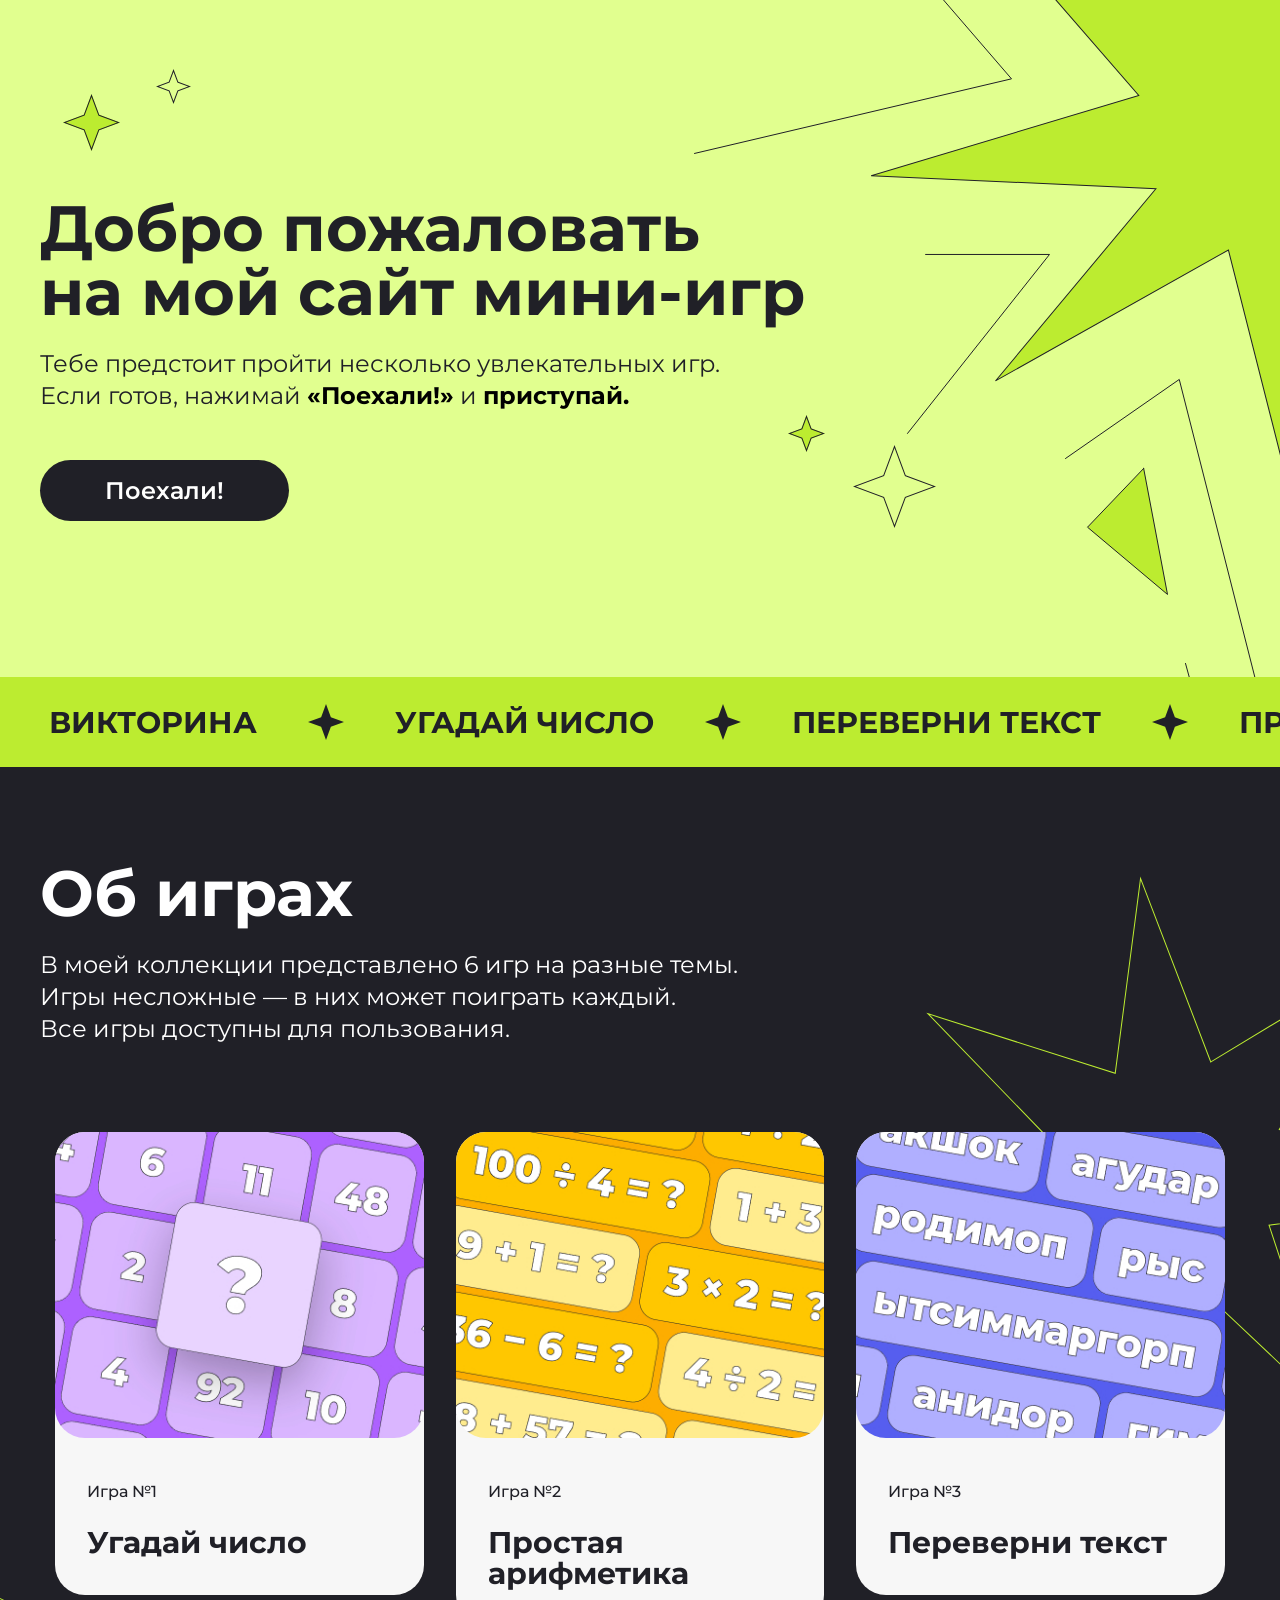
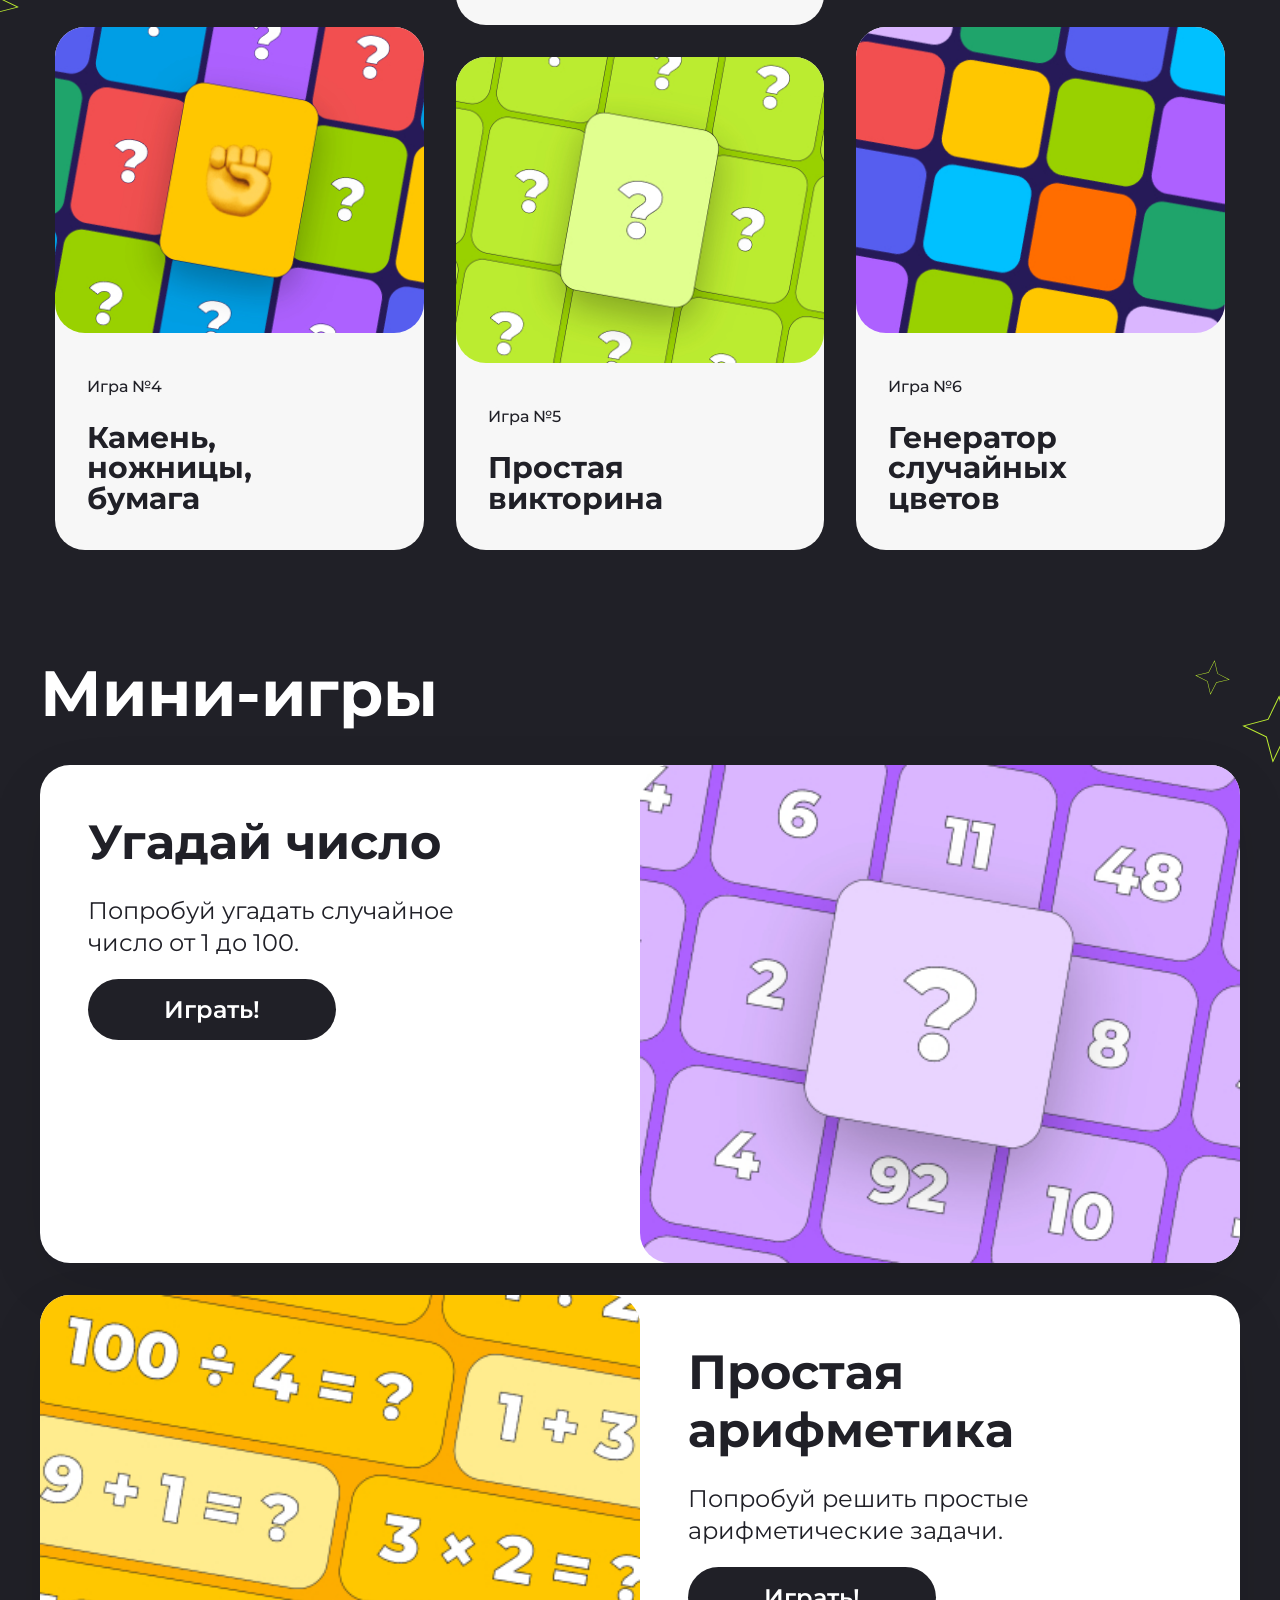
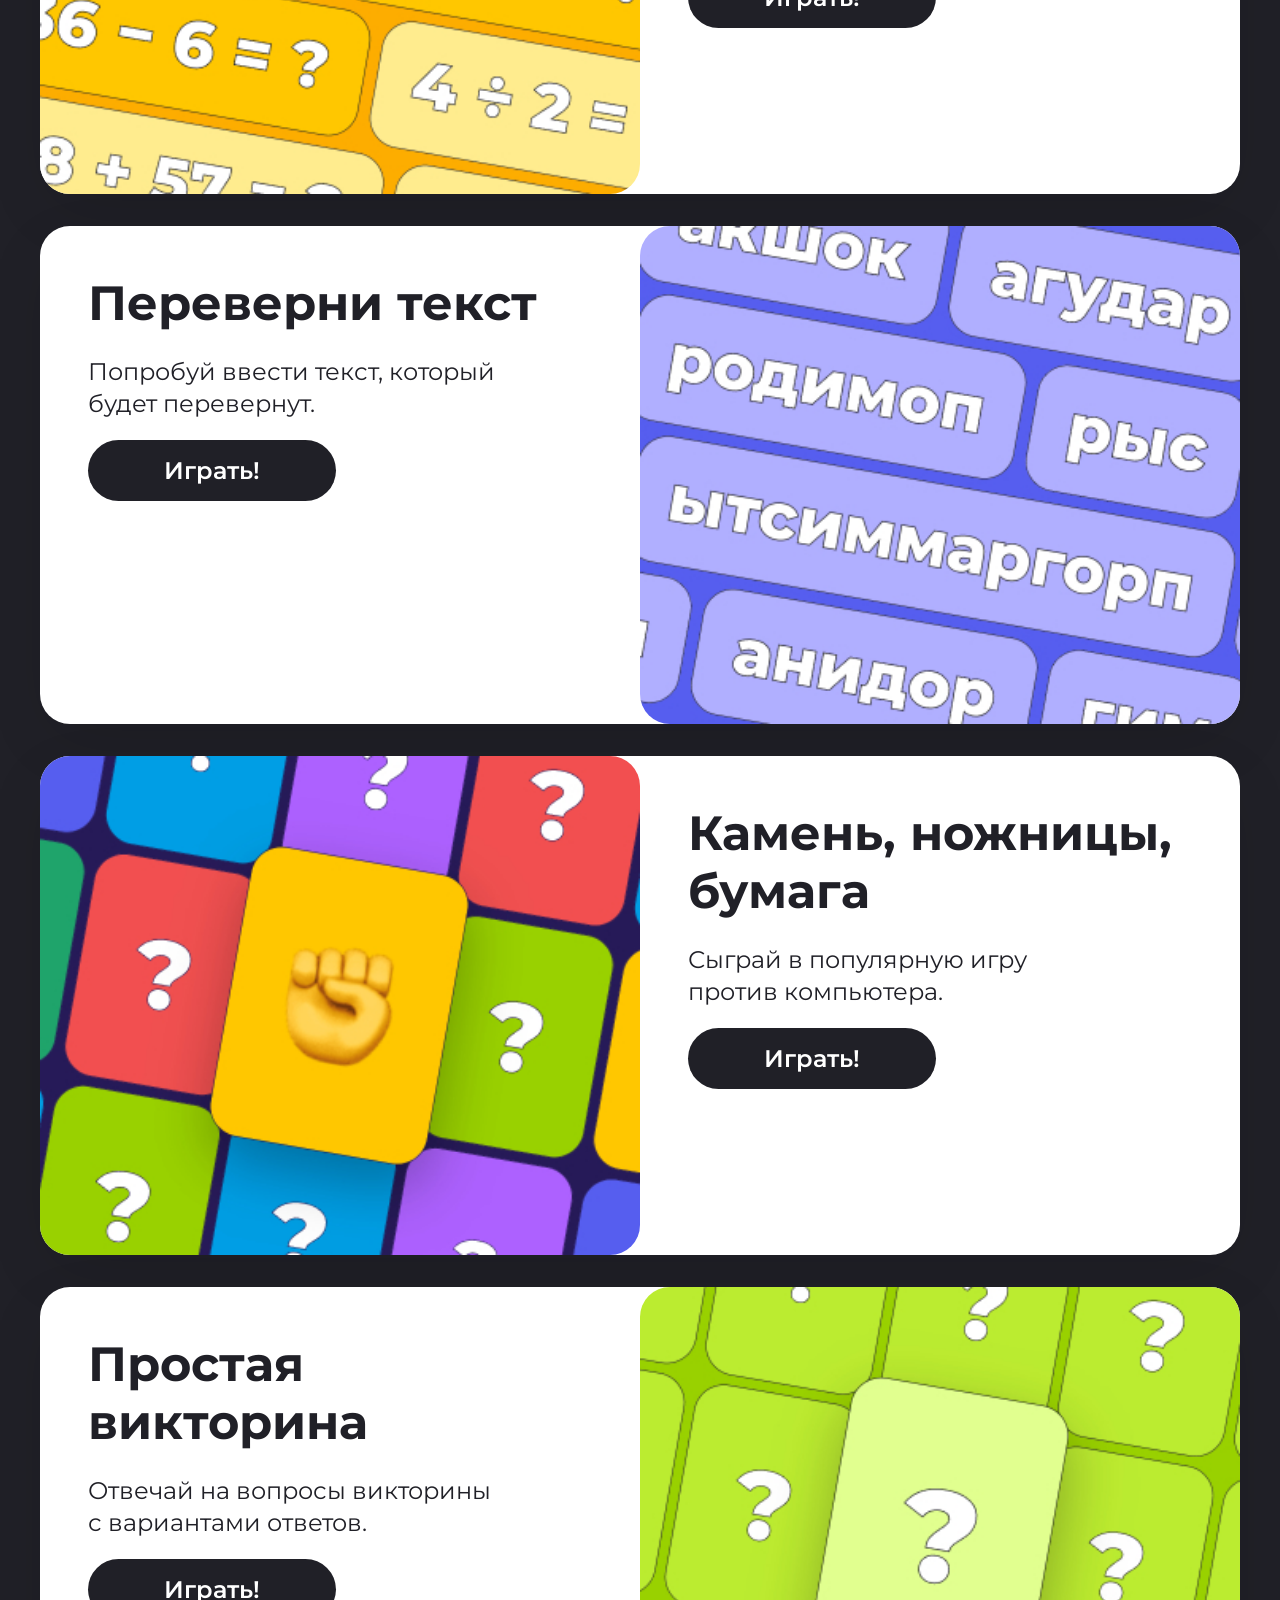
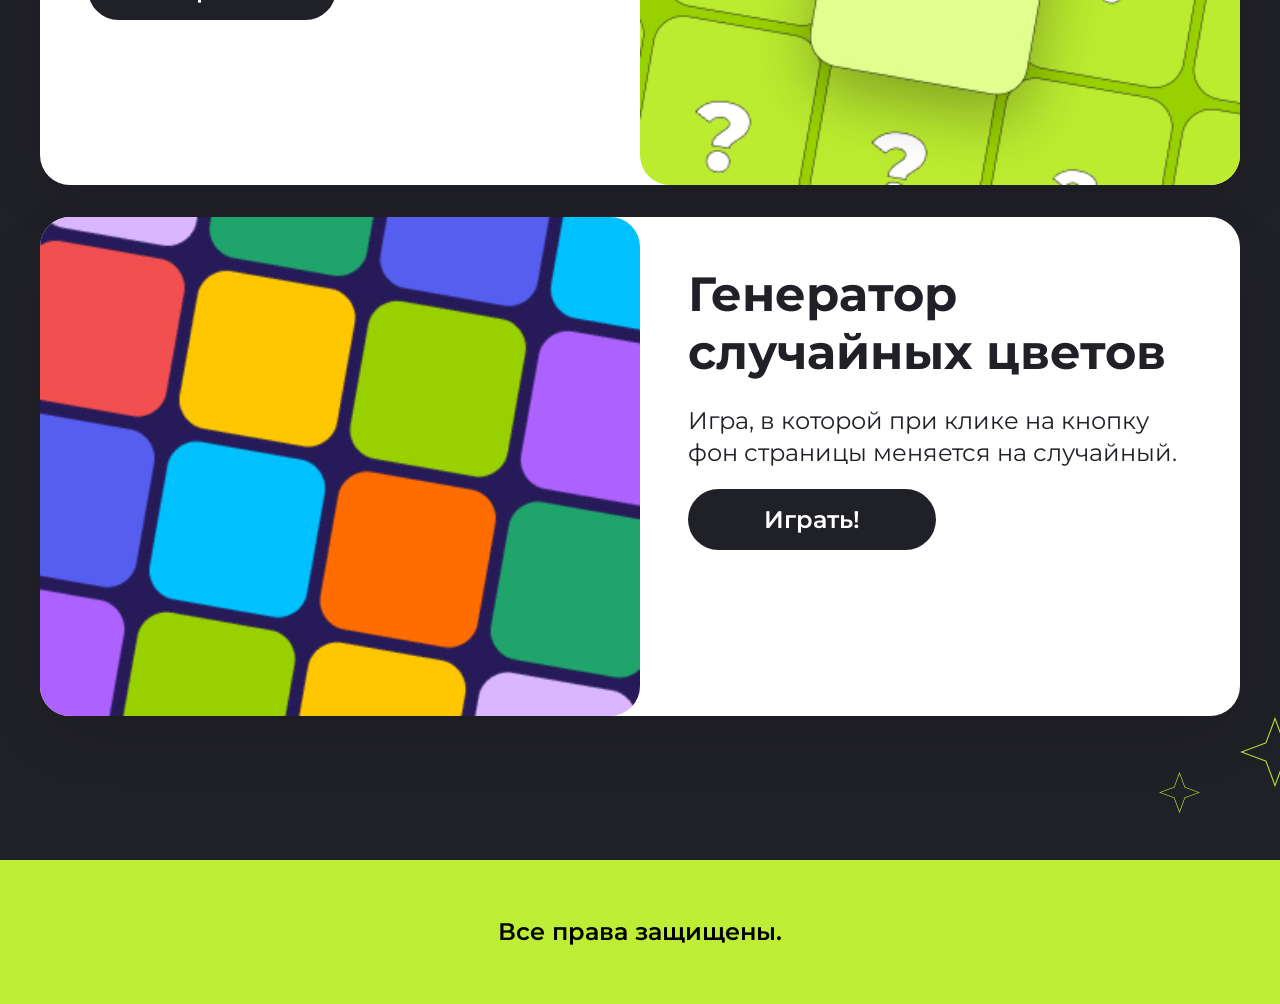
<file: index.html>
<!DOCTYPE html>
<html lang="en">

<head>
    <meta charset="UTF-8">
    <meta name="viewport" content="width=, initial-scale=1.0">
    <title>Главная</title>
    <link rel="preconnect" href="https://fonts.googleapis.com">
    <link rel="preconnect" href="https://fonts.gstatic.com" crossorigin>
    <link href="https://fonts.googleapis.com/css2?family=Montserrat:ital,wght@0,100..900;1,100..900&display=swap"
        rel="stylesheet">
    <link rel="stylesheet" href="style.css">
</head>

<body>
    <section class="hero-page center">
        <div class="hero-page__content">
            <h2 class="hero-page__title">Добро пожаловать <br>на мой сайт мини-игр</h2>
            <h4 class="hero-page__subtitle">Тебе предстоит пройти несколько увлекательных игр.<br>Если готов, нажимай
                <mark>«Поехали!»</mark> и <mark>приступай.</mark>
            </h4>
            <a class="hero-page__button" href="#game">Поехали!</a>
        </div>
        <svg class="big-green" viewBox="0 0 57 57" xmlns="http://www.w3.org/2000/svg"
            xmlns:xlink="http://www.w3.org/1999/xlink" width="57.000000" height="57.000000" fill="none">
            <path
                d="M36.1976 20.8024L57 28.5L36.1976 36.1976L28.5 57L20.8024 36.1976L3.55271e-15 28.5L20.8024 20.8024L28.5 0L36.1976 20.8024Z"
                fill="rgb(188,236,48)" fill-rule="evenodd" />
            <path
                d="M36.1976 20.8024L29.0331 1.44077L28.5 0L27.9669 1.44077L20.8024 20.8024L1.44077 27.9669L3.55271e-15 28.5L1.44077 29.0331L20.8024 36.1976L27.9669 55.5592L28.5 57L29.0331 55.5592L36.1976 36.1976L55.5592 29.0331L57 28.5L55.5592 27.9669L36.1976 20.8024ZM54.1185 28.5L35.8505 21.7403L35.4193 21.5807L28.5 2.88154L21.5807 21.5807L2.88154 28.5L21.5807 35.4193L28.5 54.1185L35.4193 35.4193L54.1185 28.5Z"
                fill="rgb(32,32,39)" fill-rule="evenodd" />
        </svg>
        <svg class="small" viewBox="0 0 35 35" xmlns="http://www.w3.org/2000/svg"
            xmlns:xlink="http://www.w3.org/1999/xlink" width="35.000000" height="35.000000" fill="none">
            <path
                d="M22.2266 12.7734L18.0331 1.44077L17.5 0L16.9669 1.44077L12.7734 12.7734L1.44077 16.9669L3.55271e-15 17.5L1.44077 18.0331L12.7734 22.2266L16.9669 33.5592L17.5 35L18.0331 33.5592L22.2266 22.2266L33.5592 18.0331L35 17.5L33.5592 16.9669L22.2266 12.7734ZM32.1185 17.5L21.8796 13.7113L21.4483 13.5517L17.5 2.88154L13.5517 13.5517L2.88154 17.5L13.5517 21.4483L17.5 32.1185L21.4483 21.4483L32.1185 17.5Z"
                fill="rgb(32,32,39)" fill-rule="evenodd" />
        </svg>
        <svg class="big" viewBox="0 0 83 83" xmlns="http://www.w3.org/2000/svg"
            xmlns:xlink="http://www.w3.org/1999/xlink" width="83.000000" height="83.000000" fill="none">
            <path
                d="M52.7088 30.2912L42.0331 1.44077L41.5 0L40.9669 1.44077L30.2912 30.2912L1.44077 40.9669L7.10543e-15 41.5L1.44077 42.0331L30.2912 52.7088L40.9669 81.5592L41.5 83L42.0331 81.5592L52.7088 52.7088L81.5592 42.0331L83 41.5L81.5592 40.9669L52.7088 30.2912ZM80.1185 41.5L52.3617 31.2291L51.9305 31.0695L41.5 2.88154L31.0695 31.0695L2.88154 41.5L31.0695 51.9305L41.5 80.1185L51.9305 51.9305L80.1185 41.5Z"
                fill="rgb(32,32,39)" fill-rule="evenodd" />
        </svg>
        <svg class="small-green" viewBox="0 0 37 37" xmlns="http://www.w3.org/2000/svg"
            xmlns:xlink="http://www.w3.org/1999/xlink" width="37.000000" height="37.000000" fill="none">
            <path
                d="M23.4967 13.5033L37 18.5L23.4967 23.4967L18.5 37L13.5033 23.4967L3.55271e-15 18.5L13.5033 13.5033L18.5 0L23.4967 13.5033Z"
                fill="rgb(188,236,48)" fill-rule="evenodd" />
            <path
                d="M23.4967 13.5033L19.0331 1.44077L18.5 0L17.9669 1.44077L13.5033 13.5033L1.44077 17.9669L3.55271e-15 18.5L1.44077 19.0331L13.5033 23.4967L17.9669 35.5592L18.5 37L19.0331 35.5592L23.4967 23.4967L35.5592 19.0331L37 18.5L35.5592 17.9669L23.4967 13.5033ZM34.1185 18.5L23.1496 14.4412L22.7184 14.2816L18.5 2.88154L14.2816 14.2816L2.88154 18.5L14.2816 22.7184L18.5 34.1185L22.7184 22.7184L34.1185 18.5Z"
                fill="rgb(32,32,39)" fill-rule="evenodd" />
        </svg>
    </section>
    <section class="scrolling">
        <div class="scroll">
            <h2 class="scroll__text">ВИКТОРИНА</h2>
            <img src="img/Star-scroll.svg" alt="Star">
            <h2 class="scroll__text">УГАДАЙ ЧИСЛО</h2>
            <img src="img/Star-scroll.svg" alt="Star">
            <h2 class="scroll__text">ПЕРЕВЕРНИ ТЕКСТ</h2>
            <img src="img/Star-scroll.svg" alt="Star">
            <h2 class="scroll__text">ПРОСТАЯ АРИФМЕТИКА</h2>
            <img src="img/Star-scroll.svg" alt="Star">
            <h2 class="scroll__text">КАМЕНЬ, НОЖНИЦЫ, БУМАГА</h2>
            <img src="img/Star-scroll.svg" alt="Star">
            <h2 class="scroll__text">ГЕНЕРАТОР СЛУЧАЙНЫХ ЦВЕТОВ</h2>
            <img src="img/Star-scroll.svg" alt="Star">
        </div>
        <div aria-hidden class="scroll">
            <h2 class="scroll__text">ВИКТОРИНА</h2>
            <img src="img/Star-scroll.svg" alt="Star">
            <h2 class="scroll__text">УГАДАЙ ЧИСЛО</h2>
            <img src="img/Star-scroll.svg" alt="Star">
            <h2 class="scroll__text">ПЕРЕВЕРНИ ТЕКСТ</h2>
            <img src="img/Star-scroll.svg" alt="Star">
            <h2 class="scroll__text">ПРОСТАЯ АРИФМЕТИКА</h2>
            <img src="img/Star-scroll.svg" alt="Star">
            <h2 class="scroll__text">КАМЕНЬ, НОЖНИЦЫ, БУМАГА</h2>
            <img src="img/Star-scroll.svg" alt="Star">
            <h2 class="scroll__text">ГЕНЕРАТОР СЛУЧАЙНЫХ ЦВЕТОВ</h2>
            <img src="img/Star-scroll.svg" alt="Star">
        </div>
    </section>
    <section id="game" class="container-game center">
        <h1 class="container-game__title">Об играх</h1>
        <p class="container-game__subtitle">В моей коллекции представлено 6 игр на разные темы.</p>
        <p class="container-game__subtitle">Игры несложные — в них может поиграть каждый.</p>
        <p class="container-game__subtitle">Все игры доступны для пользования.</p>
        <div class="content-box">
            <div class="for">
                <a class="for__item" href="#game1">
                    <div>
                        <img class="for__item-img" src="./img/cover1.jpg" alt="">
                    </div>
                    <p class="for__item-details">Игра №1</p>
                    <h4 class="for__item-title">Угадай число</h4>
                </a>
                <a class="for__item" href="#game4">
                    <img class="for__item-img" src="./img/cover4.jpg" alt="">
                    <p class="for__item-details">Игра №4</p>
                    <h4 class="for__item-title">Камень, ножницы, <br>бумага</h4>
                </a>
            </div>
            <div class="for">
                <a class="for__item" href="#game2">
                    <img class="for__item-img" src="./img/cover2.jpg" alt="">
                    <p class="for__item-details">Игра №2</p>
                    <h4 class="for__item-title">Простая арифметика</h4>
                </a>
                <a class="for__item" href="#game5">
                    <img class="for__item-img" src="./img/cover5.jpg" alt="">
                    <p class="for__item-details">Игра №5</p>
                    <h4 class="for__item-title">Простая викторина</h4>
                </a>
            </div>
            <div class="for">
                <a class="for__item" href="#game3">
                    <img class="for__item-img" src="./img/cover3.jpg" alt="">
                    <p class="for__item-details">Игра №3</p>
                    <h4 class="for__item-title">Переверни текст</h4>
                </a>
                <a class="for__item" href="#game6">
                    <img class="for__item-img" src="./img/cover6.jpg" alt="">
                    <p class="for__item-details">Игра №6</p>
                    <h4 class="for__item-title">Генератор случайных цветов</h4>
                </a>
            </div>
            <svg class="starbig" viewBox="0 0 649.562 649.563" xmlns="http://www.w3.org/2000/svg"
                xmlns:xlink="http://www.w3.org/1999/xlink" width="649.562500" height="649.562744" fill="none">
                <path
                    d="M341.736 191.327L340.81 191.746L340.562 190.761L292.874 2.04089L292.358 0L291.843 2.04089L244.155 190.761L243.906 191.746L242.981 191.327L65.7006 110.945L63.7834 110.076L65.0575 111.751L182.872 266.7L183.487 267.509L182.582 267.971L9.20501 356.457L7.33004 357.414L9.43456 357.463L204.035 361.96L205.05 361.984L204.847 362.98L165.93 553.701L165.509 555.764L166.859 554.149L291.707 404.809L292.358 404.029L293.01 404.809L417.858 554.149L419.208 555.764L418.787 553.701L379.869 362.98L379.666 361.984L380.682 361.961L575.282 357.463L577.387 357.414L575.512 356.457L402.134 267.971L401.229 267.509L401.844 266.7L519.659 111.752L520.933 110.076L519.016 110.945L341.736 191.327ZM517.742 112.621L341.223 192.657L340.134 193.151L292.358 4.08177L244.583 193.151L66.9747 112.621L185.007 267.856L11.3095 356.506L206.269 361.012L167.28 552.086L292.358 402.47L417.437 552.086L378.447 361.012L573.407 356.506L399.709 267.856L517.742 112.621Z"
                    fill="rgb(188,236,48)" fill-rule="evenodd"
                    transform="matrix(0.993029,-0.117873,0.117873,0.993029,0,68.9225)" />
            </svg>
            <svg class="star1" viewBox="0 0 68.8618 68.8616" xmlns="http://www.w3.org/2000/svg"
                xmlns:xlink="http://www.w3.org/1999/xlink" width="55" height="55" fill="none">
                <path
                    d="M43.7303 25.1314L34.964 1.44077L34.4309 0L33.8977 1.44077L25.1314 25.1314L1.44077 33.8977L7.10543e-15 34.4309L1.44077 34.964L25.1314 43.7303L33.8977 67.4209L34.4308 68.8617L34.964 67.4209L43.7303 43.7303L67.4209 34.964L68.8617 34.4309L67.4209 33.8977L43.7303 25.1314ZM65.9802 34.4309L43.3833 26.0692L42.952 25.9097L34.4309 2.88154L25.9097 25.9097L2.88154 34.4309L25.9097 42.952L34.4308 65.9802L42.952 42.952L65.9802 34.4309Z"
                    fill="rgb(188,236,48)" fill-rule="evenodd" />
            </svg>
            <svg class="star2" viewBox="0 0 68.8618 68.8616" xmlns="http://www.w3.org/2000/svg"
                xmlns:xlink="http://www.w3.org/1999/xlink" width="31" height="31" fill="none">
                <path
                    d="M43.7303 25.1314L34.964 1.44077L34.4309 0L33.8977 1.44077L25.1314 25.1314L1.44077 33.8977L7.10543e-15 34.4309L1.44077 34.964L25.1314 43.7303L33.8977 67.4209L34.4308 68.8617L34.964 67.4209L43.7303 43.7303L67.4209 34.964L68.8617 34.4309L67.4209 33.8977L43.7303 25.1314ZM65.9802 34.4309L43.3833 26.0692L42.952 25.9097L34.4309 2.88154L25.9097 25.9097L2.88154 34.4309L25.9097 42.952L34.4308 65.9802L42.952 42.952L65.9802 34.4309Z"
                    fill="rgb(188,236,48)" fill-rule="evenodd" />
            </svg>
        </div>
    </section>
    <section class="container-minigames center">
        <h1 class="container-minigames__title">Мини-игры</h1>
        <div class="minigames">
            <div id="game1" class="minigames-content">
                <h2 class="minigames__title">Угадай число</h2>
                <p class="minigames__details">Попробуй угадать случайное <br>число от 1 до 100.</p>
                <a onclick="GuessTheNumber ()" class="minigames__button" href="#">Играть!</a>
            </div>
            <img class="minigames__img" src="./img/cover1.jpg" alt="">
            <svg class="star3" viewBox="0 0 68.8618 68.8616" xmlns="http://www.w3.org/2000/svg"
                xmlns:xlink="http://www.w3.org/1999/xlink" width="68" height="68" fill="none">
                <path
                    d="M43.7303 25.1314L34.964 1.44077L34.4309 0L33.8977 1.44077L25.1314 25.1314L1.44077 33.8977L7.10543e-15 34.4309L1.44077 34.964L25.1314 43.7303L33.8977 67.4209L34.4308 68.8617L34.964 67.4209L43.7303 43.7303L67.4209 34.964L68.8617 34.4309L67.4209 33.8977L43.7303 25.1314ZM65.9802 34.4309L43.3833 26.0692L42.952 25.9097L34.4309 2.88154L25.9097 25.9097L2.88154 34.4309L25.9097 42.952L34.4308 65.9802L42.952 42.952L65.9802 34.4309Z"
                    fill="rgb(188,236,48)" fill-rule="evenodd" />
            </svg>
            <svg class="star4" viewBox="0 0 68.8618 68.8616" xmlns="http://www.w3.org/2000/svg"
                xmlns:xlink="http://www.w3.org/1999/xlink" width="35" height="35" fill="none">
                <path
                    d="M43.7303 25.1314L34.964 1.44077L34.4309 0L33.8977 1.44077L25.1314 25.1314L1.44077 33.8977L7.10543e-15 34.4309L1.44077 34.964L25.1314 43.7303L33.8977 67.4209L34.4308 68.8617L34.964 67.4209L43.7303 43.7303L67.4209 34.964L68.8617 34.4309L67.4209 33.8977L43.7303 25.1314ZM65.9802 34.4309L43.3833 26.0692L42.952 25.9097L34.4309 2.88154L25.9097 25.9097L2.88154 34.4309L25.9097 42.952L34.4308 65.9802L42.952 42.952L65.9802 34.4309Z"
                    fill="rgb(188,236,48)" fill-rule="evenodd" />
            </svg>
        </div>
        <div id="game2" class="minigames minigames-reverse">
            <div class="minigames-content">
                <h2 class="minigames__title">Простая арифметика</h2>
                <p class="minigames__details">Попробуй решить простые <br>арифметические задачи.</p>
                <a onclick="simpleArithmetic ()" class="minigames__button" href="#">Играть!</a>
            </div>
            <img class="minigames__img" src="./img/cover2.jpg" alt="">
        </div>
        <div id="game3" class="minigames">
            <div class="minigames-content">
                <h2 class="minigames__title">Переверни текст</h2>
                <p class="minigames__details">Попробуй ввести текст, который <br>будет перевернут.</p>
                <a onclick="textInverted ()" class="minigames__button" href="#">Играть!</a>
            </div>
            <img class="minigames__img" src="./img/cover3.jpg" alt="">
        </div>
        <div id="game4" class="minigames minigames-reverse">
            <div class="minigames-content">
                <h2 class="minigames__title">Камень, ножницы, бумага</h2>
                <p class="minigames__details">Сыграй в популярную игру <br>против компьютера.</p>
                <a onclick="rockмPaperScissors ()" class="minigames__button" href="#">Играть!</a>
            </div>
            <img class="minigames__img" src="./img/cover4.jpg" alt="">
        </div>
        <div id="game5" class="minigames">
            <div class="minigames-content">
                <h2 class="minigames__title">Простая викторина</h2>
                <p class="minigames__details">Отвечай на вопросы викторины <br>с вариантами ответов.</p>
                <a onclick="simpleQuiz ()" class="minigames__button" href="#">Играть!</a>
            </div>
            <img class="minigames__img" src="./img/cover5.jpg" alt="">
        </div>
        <div id="game6" class="minigames minigames-reverse">
            <div class="minigames-content">
                <h2 class="minigames__title">Генератор случайных цветов</h2>
                <p class="minigames__details">Игра, в которой при клике на кнопку фон страницы меняется на случайный.
                </p>
                <a onclick="randomColorGenerator ()" class="minigames__button" href="#">Играть!</a>
            </div>
            <img class="minigames__img" src="./img/cover6.jpg" alt="">
            <svg class="star5" viewBox="0 0 68.8618 68.8616" xmlns="http://www.w3.org/2000/svg"
                xmlns:xlink="http://www.w3.org/1999/xlink" width="70" height="70" fill="none">
                <path
                    d="M43.7303 25.1314L34.964 1.44077L34.4309 0L33.8977 1.44077L25.1314 25.1314L1.44077 33.8977L7.10543e-15 34.4309L1.44077 34.964L25.1314 43.7303L33.8977 67.4209L34.4308 68.8617L34.964 67.4209L43.7303 43.7303L67.4209 34.964L68.8617 34.4309L67.4209 33.8977L43.7303 25.1314ZM65.9802 34.4309L43.3833 26.0692L42.952 25.9097L34.4309 2.88154L25.9097 25.9097L2.88154 34.4309L25.9097 42.952L34.4308 65.9802L42.952 42.952L65.9802 34.4309Z"
                    fill="rgb(188,236,48)" fill-rule="evenodd" />
            </svg>
            <svg class="star6" viewBox="0 0 68.8618 68.8616" xmlns="http://www.w3.org/2000/svg"
                xmlns:xlink="http://www.w3.org/1999/xlink" width="41" height="41" fill="none">
                <path
                    d="M43.7303 25.1314L34.964 1.44077L34.4309 0L33.8977 1.44077L25.1314 25.1314L1.44077 33.8977L7.10543e-15 34.4309L1.44077 34.964L25.1314 43.7303L33.8977 67.4209L34.4308 68.8617L34.964 67.4209L43.7303 43.7303L67.4209 34.964L68.8617 34.4309L67.4209 33.8977L43.7303 25.1314ZM65.9802 34.4309L43.3833 26.0692L42.952 25.9097L34.4309 2.88154L25.9097 25.9097L2.88154 34.4309L25.9097 42.952L34.4308 65.9802L42.952 42.952L65.9802 34.4309Z"
                    fill="rgb(188,236,48)" fill-rule="evenodd" />
            </svg>
        </div>
    </section>
    <div class="footer">
        <p class="footer__text">Все права защищены.</p>
    </div>
    <div class="container-game6">
        <button class="btn">ГЕНЕРИРОВАТЬ ЦВЕТ</button>
        <button class="btn-remove btn">GAME OVER</button>
    </div>
    <script src="script.js"></script>
</body>

</html>
</file>
<file: style.css>
* {
  margin: 0;
  padding: 0;
  box-sizing: border-box;
}

a {
  text-decoration: none;
}

a,
input,
button,
select {
  font-family: "Montserrat", sans-serif;
}

body {
  font-family: "Montserrat", sans-serif;
  font-size: 16px;
}

.center {
  padding-left: calc(50% - 600px);
  padding-right: calc(50% - 600px);
}

.hero-page {
  overflow: hidden;
  position: relative;
  z-index: 1;
  background-color: rgb(225, 255, 143);
  background-repeat: no-repeat;
  background-position: center;
  background-size: cover;
  color: rgb(32, 32, 39);
}
.hero-page__content {
  padding-top: 196px;
  padding-bottom: 172px;
}
.hero-page__title {
  font-size: 64px;
  line-height: 100%;
  font-weight: 700;
  padding-bottom: 24px;
}
.hero-page__subtitle {
  font-size: 24px;
  line-height: 32px;
  font-weight: 400;
  padding-bottom: 64px;
}
.hero-page__button {
  background: rgb(32, 32, 39);
  border-radius: 60px;
  padding: 16px 65px;
  text-align: center;
  font-size: 24px;
  line-height: 29px;
  font-weight: 600;
  color: #fff;
}
.hero-page__button:hover {
  background-color: #FFFFFF;
  border: 1px solid #000;
  color: #000;
}

.hero-page::after {
  content: " ";
  position: absolute;
  width: 1074px;
  height: 1130px;
  background-image: url(./img/starhed.svg);
  z-index: 2;
  top: -333px;
  right: -488px;
  background-repeat: no-repeat;
}

mark {
  font-weight: 700;
  background: none;
}

.big-green {
  position: absolute;
  z-index: 1;
  top: 94px;
  left: 63px;
  opacity: 1;
}

.small {
  position: absolute;
  z-index: 1;
  top: 69px;
  left: 156px;
  opacity: 1;
}

.big {
  position: absolute;
  z-index: 1;
  bottom: 149px;
  right: 344px;
  opacity: 1;
}

.small-green {
  position: absolute;
  z-index: 1;
  bottom: 225px;
  right: 455px;
  opacity: 1;
}

.scrolling {
  display: flex;
  overflow: hidden;
  background-color: #BCEC30;
}
.scrolling:hover .scroll {
  animation-play-state: paused;
}

.scroll {
  height: 90px;
  display: flex;
  align-items: center;
  gap: 51px;
  padding-left: 49px;
  animation: scroll-left 10s linear infinite;
}
.scroll__text {
  color: rgb(32, 32, 39);
  font-size: 30px;
  font-weight: 700;
  line-height: 37px;
  letter-spacing: 4%;
  text-transform: uppercase;
  white-space: nowrap;
}

@keyframes scroll-left {
  from {
    transform: translate(0%);
  }
  to {
    transform: translate(-100%);
  }
}
.container-game {
  background-color: rgb(32, 32, 39);
  color: #fff;
  padding-top: 94px;
  padding-bottom: 50px;
  overflow: hidden;
}
.container-game__title {
  font-weight: 700;
  font-size: 64px;
  line-height: 64px;
  margin-bottom: 24px;
}
.container-game__subtitle {
  font-weight: 400;
  font-size: 24px;
  line-height: 32px;
}

.content-box {
  position: relative;
  margin-top: 72px;
  display: grid;
  gap: 2px;
  grid-template-columns: repeat(12, 1fr);
}

.for {
  grid-column: span 4;
  display: flex;
  gap: 2px;
  justify-content: center;
  color: #FFFFFF;
  flex-direction: column;
  z-index: 4;
}
.for__item {
  background-color: #F7F7F7;
  border-radius: 30px;
  padding-bottom: 36px;
  color: rgb(32, 32, 39);
  margin: 15px;
}
.for__item:hover {
  zoom: 1.1;
  margin: 0;
}
.for__item-img {
  width: 100%;
  margin-bottom: 40px;
  border-radius: 30px;
}
.for__item-details {
  background-color: rgb(247, 247, 247);
  align-content: flex-start;
  border-radius: 20px;
  font-size: 16px;
  font-weight: 500;
  line-height: 20px;
  margin-left: 32px;
  margin-bottom: 26px;
  width: -moz-fit-content;
  width: fit-content;
}
.for__item-title {
  font-size: 30.4px;
  font-weight: 700;
  line-height: 100%;
  margin-left: 32px;
  margin-right: 42px;
}

.starbig {
  position: absolute;
  z-index: 1;
  top: -275px;
  right: -260px;
}

.star1 {
  position: absolute;
  z-index: 1;
  top: 460px;
  left: -76px;
  transform: rotate(5.45deg);
}

.star2 {
  position: absolute;
  z-index: 1;
  transform: rotate(5.45deg);
  top: 410px;
  left: -96px;
}

.star3 {
  position: absolute;
  z-index: 1;
  top: -70px;
  right: -70px;
  transform: rotate(5.45deg);
}

.star4 {
  position: absolute;
  z-index: 1;
  transform: rotate(7.08deg);
  top: -105px;
  right: 10px;
}

.star5 {
  position: absolute;
  z-index: 1;
  top: 500px;
  right: -70px;
}

.star6 {
  position: absolute;
  z-index: 1;
  top: 555px;
  right: 40px;
}

.container-minigames {
  z-index: 1;
  background-color: rgb(32, 32, 39);
  color: #fff;
  padding-top: 46px;
  padding-bottom: 144px;
  overflow: hidden;
}
.container-minigames__title {
  font-weight: 700;
  font-size: 64px;
  line-height: 64px;
  margin-bottom: 40px;
}

.minigames {
  position: relative;
  display: flex;
  justify-content: space-between;
  border-radius: 30px;
  box-shadow: 0px 20px 67px -12px rgba(0, 0, 0, 0.13);
  background: rgb(255, 255, 255);
  color: rgb(32, 32, 39);
  margin-top: 32px;
}
.minigames__title {
  font-size: 48px;
  font-weight: 700;
}
.minigames__details {
  font-size: 24px;
  font-weight: 400;
  line-height: 32px;
  margin-top: 24px;
  margin-bottom: 36px;
}
.minigames__button {
  background: rgb(32, 32, 39);
  border-radius: 60px;
  padding: 16px 76px;
  text-align: center;
  font-size: 24px;
  line-height: 29px;
  font-weight: 600;
  color: #fff;
}
.minigames__button:hover {
  background-color: #FFFFFF;
  border: 1px solid #000;
  color: #000;
}
.minigames__img {
  border-radius: 30px;
  width: 50%;
}

.minigames-content {
  width: 50%;
  padding: 48px;
  flex-direction: column;
}

.minigames-reverse {
  flex-direction: row-reverse;
}

.footer {
  background-color: rgb(189, 237, 53);
  padding-top: 60px;
  padding-bottom: 60px;
}
.footer__text {
  color: rgb(0, 0, 0);
  font-size: 24px;
  font-weight: 600;
  line-height: 100%;
  text-align: center;
}

.container-game6 {
  display: none;
  background: rgb(32, 32, 39);
  border-radius: 60px;
  text-align: center;
  height: 420px;
  width: 600px;
  z-index: 20;
}

.btn {
  background: rgb(32, 32, 39);
  border-radius: 60px;
  padding: 16px 76px;
  text-align: center;
  font-size: 24px;
  line-height: 29px;
  font-weight: 600;
  color: #fff;
  height: 100px;
  margin-top: 150px;
}

.btn-remove {
  height: 80px;
  margin-top: 50px;
}

@media (max-width: 1200px) {
  h4 br {
    display: none;
  }
  .center {
    padding-left: calc(50% - 393px);
    padding-right: calc(50% - 393px);
  }
  .hero-page__content {
    padding-top: 120px;
    padding-bottom: 180px;
  }
  .hero-page__title {
    font-size: 48px;
  }
  .hero-page__subtitle {
    font-size: 24px;
    line-height: 100%;
    max-width: 496px;
    padding-bottom: 36px;
  }
  .hero-page__button {
    display: block;
    max-width: 285px;
  }
  .hero-page::after {
    background-size: 50%;
    top: -200px;
    right: -780px;
  }
  mark {
    font-weight: 600;
  }
  .big-green {
    width: 35px;
    height: 35px;
    top: 97px;
    left: 37px;
    opacity: 1;
  }
  .small {
    width: 21px;
    height: 21px;
    top: 64px;
    left: 91px;
    opacity: 1;
  }
  .big {
    width: 40px;
    height: 40px;
    bottom: 79px;
    right: 34px;
    opacity: 1;
  }
  .small-green {
    width: 18px;
    height: 18px;
    bottom: 125px;
    right: 86px;
    opacity: 1;
  }
  .container-game {
    padding-top: 32px;
    padding-bottom: 16px;
  }
  .container-game__title {
    font-weight: 600;
    font-size: 32px;
    line-height: 100%;
    margin-bottom: 16px;
  }
  .container-game__subtitle {
    font-weight: 400;
    font-size: 16px;
    line-height: 100%;
  }
  .content-box {
    margin-top: 32px;
    gap: 2px;
  }
  .for {
    gap: 2px;
  }
  .for__item {
    background-color: #F7F7F7;
    border-radius: 30px;
    padding-bottom: 36px;
    color: rgb(32, 32, 39);
    margin: 11px;
  }
  .for__item-img {
    max-width: 100%;
    margin-bottom: 40px;
    border-radius: 30px;
  }
  .for__item-details {
    background-color: rgb(247, 247, 247);
    align-content: flex-start;
    border-radius: 20px;
    font-size: 16px;
    font-weight: 500;
    line-height: 20px;
    margin-left: 32px;
    margin-bottom: 26px;
    width: -moz-fit-content;
    width: fit-content;
  }
  .for__item-title {
    font-size: 20px;
    font-weight: 500;
    margin-left: 24px;
    margin-right: 32px;
  }
  .container-minigames {
    padding-bottom: 10px;
  }
  .container-minigames__title {
    margin-bottom: 48px;
  }
  .minigames {
    margin-top: 24px;
  }
  .minigames__title {
    font-size: 32px;
  }
  .minigames__details {
    font-size: 16px;
    margin-top: 16px;
    margin-bottom: 32px;
  }
  .minigames__button {
    font-size: 16px;
    line-height: 20px;
  }
  .minigames__img {
    height: 100%;
    width: 100%;
  }
  .minigames-content {
    width: 100%;
    padding: 30px;
    flex-direction: column;
  }
}
@media (max-width: 767px) {
  h4 br {
    display: none;
  }
  .center {
    padding-left: calc(50% - 171.5px);
    padding-right: calc(50% - 171.5px);
  }
  .hero-page__content {
    padding-top: 147px;
    padding-bottom: 182px;
    text-align: center;
  }
  .hero-page__title {
    font-size: 40px;
    line-height: 49px;
  }
  .hero-page__subtitle {
    font-size: 16px;
    line-height: 20px;
    max-width: 296px;
    margin: auto;
    padding-bottom: 36px;
  }
  .hero-page__button {
    font-size: 16px;
    line-height: 20px;
    display: block;
    max-width: 285px;
    margin: auto;
  }
  .hero-page::after {
    width: 223px;
    height: 238px;
    background-image: url(./img/starmob.svg);
    top: -95px;
    right: -80px;
    transform: rotate(108.68deg);
    background-size: 100%;
  }
  mark {
    font-weight: 600;
  }
  .big-green {
    width: 35px;
    height: 35px;
    top: 97px;
    left: 37px;
    opacity: 1;
  }
  .small {
    width: 21px;
    height: 21px;
    top: 64px;
    left: 91px;
  }
  .big {
    width: 40px;
    height: 40px;
    bottom: 79px;
    right: 34px;
  }
  .small-green {
    width: 18px;
    height: 18px;
    bottom: 125px;
    right: 86px;
  }
  .scroll {
    height: 51px;
  }
  .scroll__text {
    font-size: 16px;
    line-height: 20px;
  }
  .container-game {
    display: none;
  }
  .container-game__title {
    font-size: 40px;
  }
  .container-minigames {
    padding-top: 48px;
    padding-bottom: 10px;
  }
  .container-minigames__title {
    margin-bottom: 48px;
    line-height: 49px;
    font-size: 40px;
  }
  .minigames {
    flex-direction: column-reverse;
    margin-top: 24px;
  }
  .minigames__title {
    font-size: 32px;
  }
  .minigames__details {
    font-size: 16px;
    line-height: 20px;
    margin-top: 16px;
    margin-bottom: 32px;
  }
  .minigames__button {
    display: block;
    padding: 16px 110px;
    font-size: 16px;
    line-height: 20px;
  }
  .minigames__img {
    height: 100%;
    width: 100%;
  }
  .minigames-content {
    width: 100%;
    padding: 32px 29px;
    flex-direction: column;
  }
  .star3 {
    display: none;
  }
  .star4 {
    display: none;
  }
  .star5 {
    display: none;
  }
  .star6 {
    display: none;
  }
  .footer {
    padding-top: 40px;
    padding-bottom: 40px;
  }
  .footer__text {
    font-size: 16px;
  }
  .container-game6 {
    height: 600px;
    width: 300px;
  }
  .btn {
    border-radius: 30px;
    padding: 16px 24px;
    text-align: center;
    font-size: 16px;
    line-height: 29px;
    height: 60px;
    margin-top: 270px;
  }
  .btn-remove {
    height: 60px;
    margin-top: 150px;
  }
}/*# sourceMappingURL=style.css.map */
</file>
